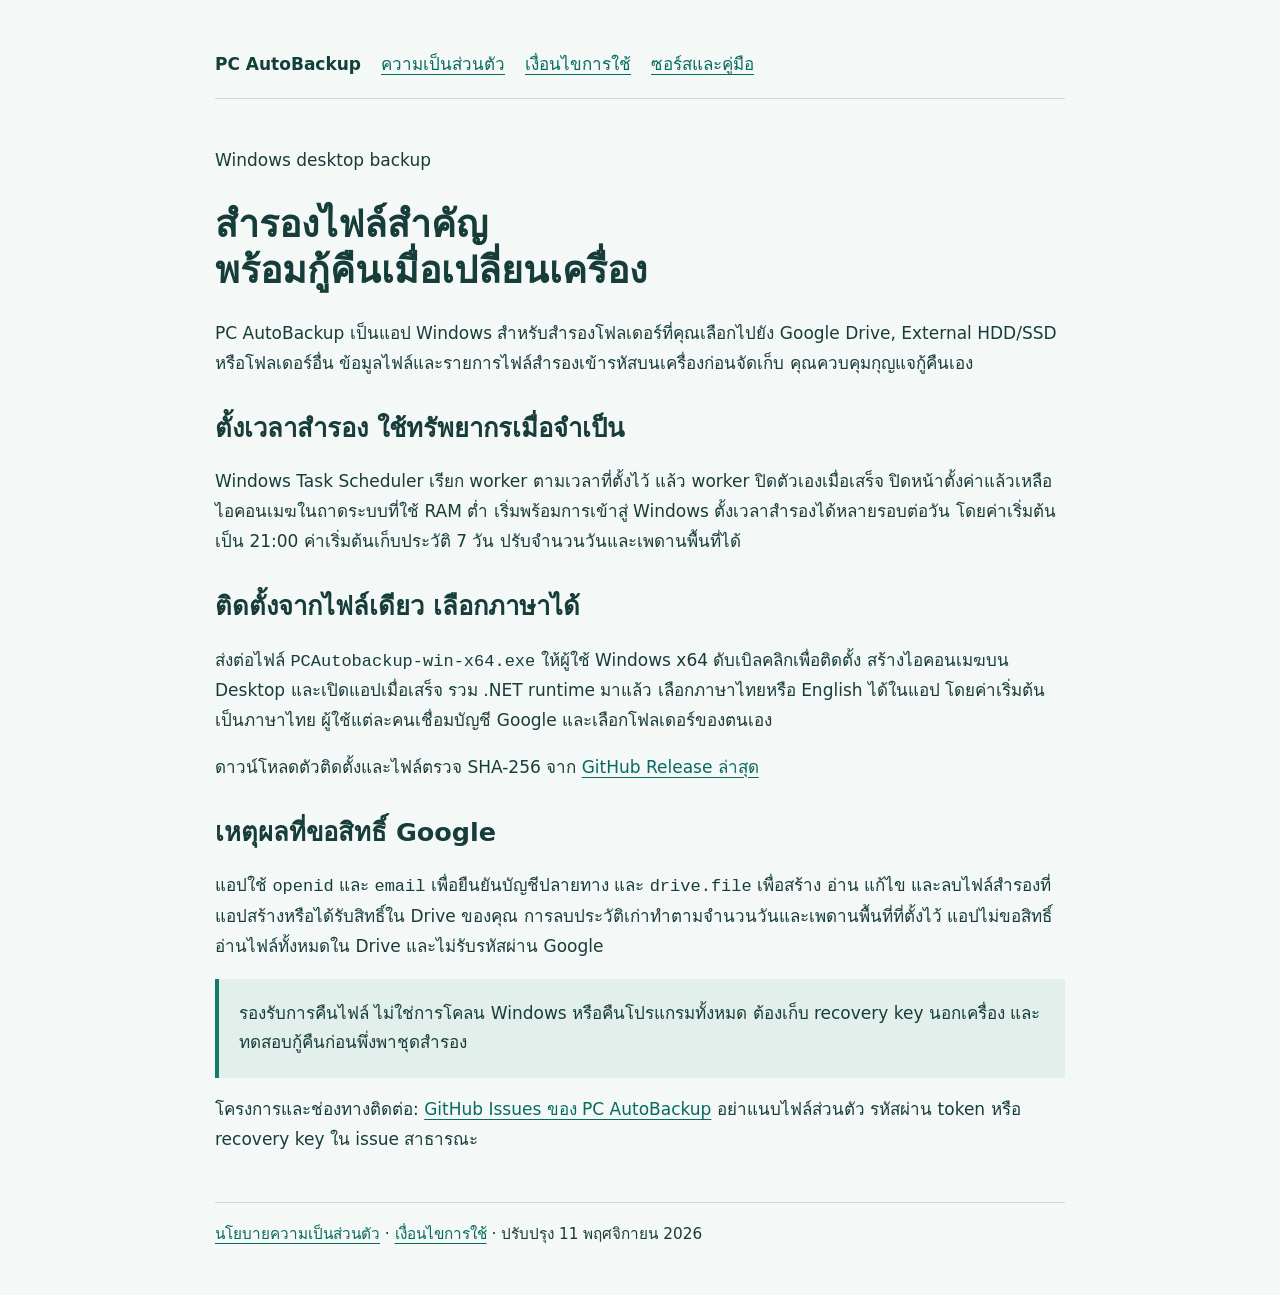
<file: site/index.html>
<!doctype html>
<html lang="th"><head><meta charset="utf-8"><meta name="viewport" content="width=device-width,initial-scale=1"><title>PC AutoBackup — สำรองไฟล์ Windows</title><meta name="description" content="แอป Windows สำหรับสำรองไฟล์แบบเข้ารหัสไปยัง Google Drive หรือดิสก์ภายนอก พร้อมกู้คืนด้วย recovery key"><link rel="stylesheet" href="style.css"></head>
<body><header><nav aria-label="เมนูหลัก"><strong>PC AutoBackup</strong><a href="privacy.html">ความเป็นส่วนตัว</a><a href="terms.html">เงื่อนไขการใช้</a><a href="https://github.com/sanchatmd-dev/PCAutobackup">ซอร์สและคู่มือ</a></nav></header>
<main><p>Windows desktop backup</p><h1>สำรองไฟล์สำคัญ<br>พร้อมกู้คืนเมื่อเปลี่ยนเครื่อง</h1><p>PC AutoBackup เป็นแอป Windows สำหรับสำรองโฟลเดอร์ที่คุณเลือกไปยัง Google Drive, External HDD/SSD หรือโฟลเดอร์อื่น ข้อมูลไฟล์และรายการไฟล์สำรองเข้ารหัสบนเครื่องก่อนจัดเก็บ คุณควบคุมกุญแจกู้คืนเอง</p>
<h2>ตั้งเวลาสำรอง ใช้ทรัพยากรเมื่อจำเป็น</h2><p>Windows Task Scheduler เรียก worker ตามเวลาที่ตั้งไว้ แล้ว worker ปิดตัวเองเมื่อเสร็จ ปิดหน้าตั้งค่าแล้วเหลือไอคอนเมฆในถาดระบบที่ใช้ RAM ต่ำ เริ่มพร้อมการเข้าสู่ Windows ตั้งเวลาสำรองได้หลายรอบต่อวัน โดยค่าเริ่มต้นเป็น 21:00 ค่าเริ่มต้นเก็บประวัติ 7 วัน ปรับจำนวนวันและเพดานพื้นที่ได้</p>
<h2>ติดตั้งจากไฟล์เดียว เลือกภาษาได้</h2><p>ส่งต่อไฟล์ <code>PCAutobackup-win-x64.exe</code> ให้ผู้ใช้ Windows x64 ดับเบิลคลิกเพื่อติดตั้ง สร้างไอคอนเมฆบน Desktop และเปิดแอปเมื่อเสร็จ รวม .NET runtime มาแล้ว เลือกภาษาไทยหรือ English ได้ในแอป โดยค่าเริ่มต้นเป็นภาษาไทย ผู้ใช้แต่ละคนเชื่อมบัญชี Google และเลือกโฟลเดอร์ของตนเอง</p><p>ดาวน์โหลดตัวติดตั้งและไฟล์ตรวจ SHA-256 จาก <a href="https://github.com/sanchatmd-dev/PCAutobackup/releases/latest">GitHub Release ล่าสุด</a></p><h2>เหตุผลที่ขอสิทธิ์ Google</h2><p>แอปใช้ <code>openid</code> และ <code>email</code> เพื่อยืนยันบัญชีปลายทาง และ <code>drive.file</code> เพื่อสร้าง อ่าน แก้ไข และลบไฟล์สำรองที่แอปสร้างหรือได้รับสิทธิ์ใน Drive ของคุณ การลบประวัติเก่าทำตามจำนวนวันและเพดานพื้นที่ที่ตั้งไว้ แอปไม่ขอสิทธิ์อ่านไฟล์ทั้งหมดใน Drive และไม่รับรหัสผ่าน Google</p>
<p class="note">รองรับการคืนไฟล์ ไม่ใช่การโคลน Windows หรือคืนโปรแกรมทั้งหมด ต้องเก็บ recovery key นอกเครื่อง และทดสอบกู้คืนก่อนพึ่งพาชุดสำรอง</p>
<p>โครงการและช่องทางติดต่อ: <a href="https://github.com/sanchatmd-dev/PCAutobackup/issues">GitHub Issues ของ PC AutoBackup</a> อย่าแนบไฟล์ส่วนตัว รหัสผ่าน token หรือ recovery key ใน issue สาธารณะ</p>
</main><footer><a href="privacy.html">นโยบายความเป็นส่วนตัว</a> · <a href="terms.html">เงื่อนไขการใช้</a> · ปรับปรุง 11 พฤศจิกายน 2026</footer></body></html>
</file>
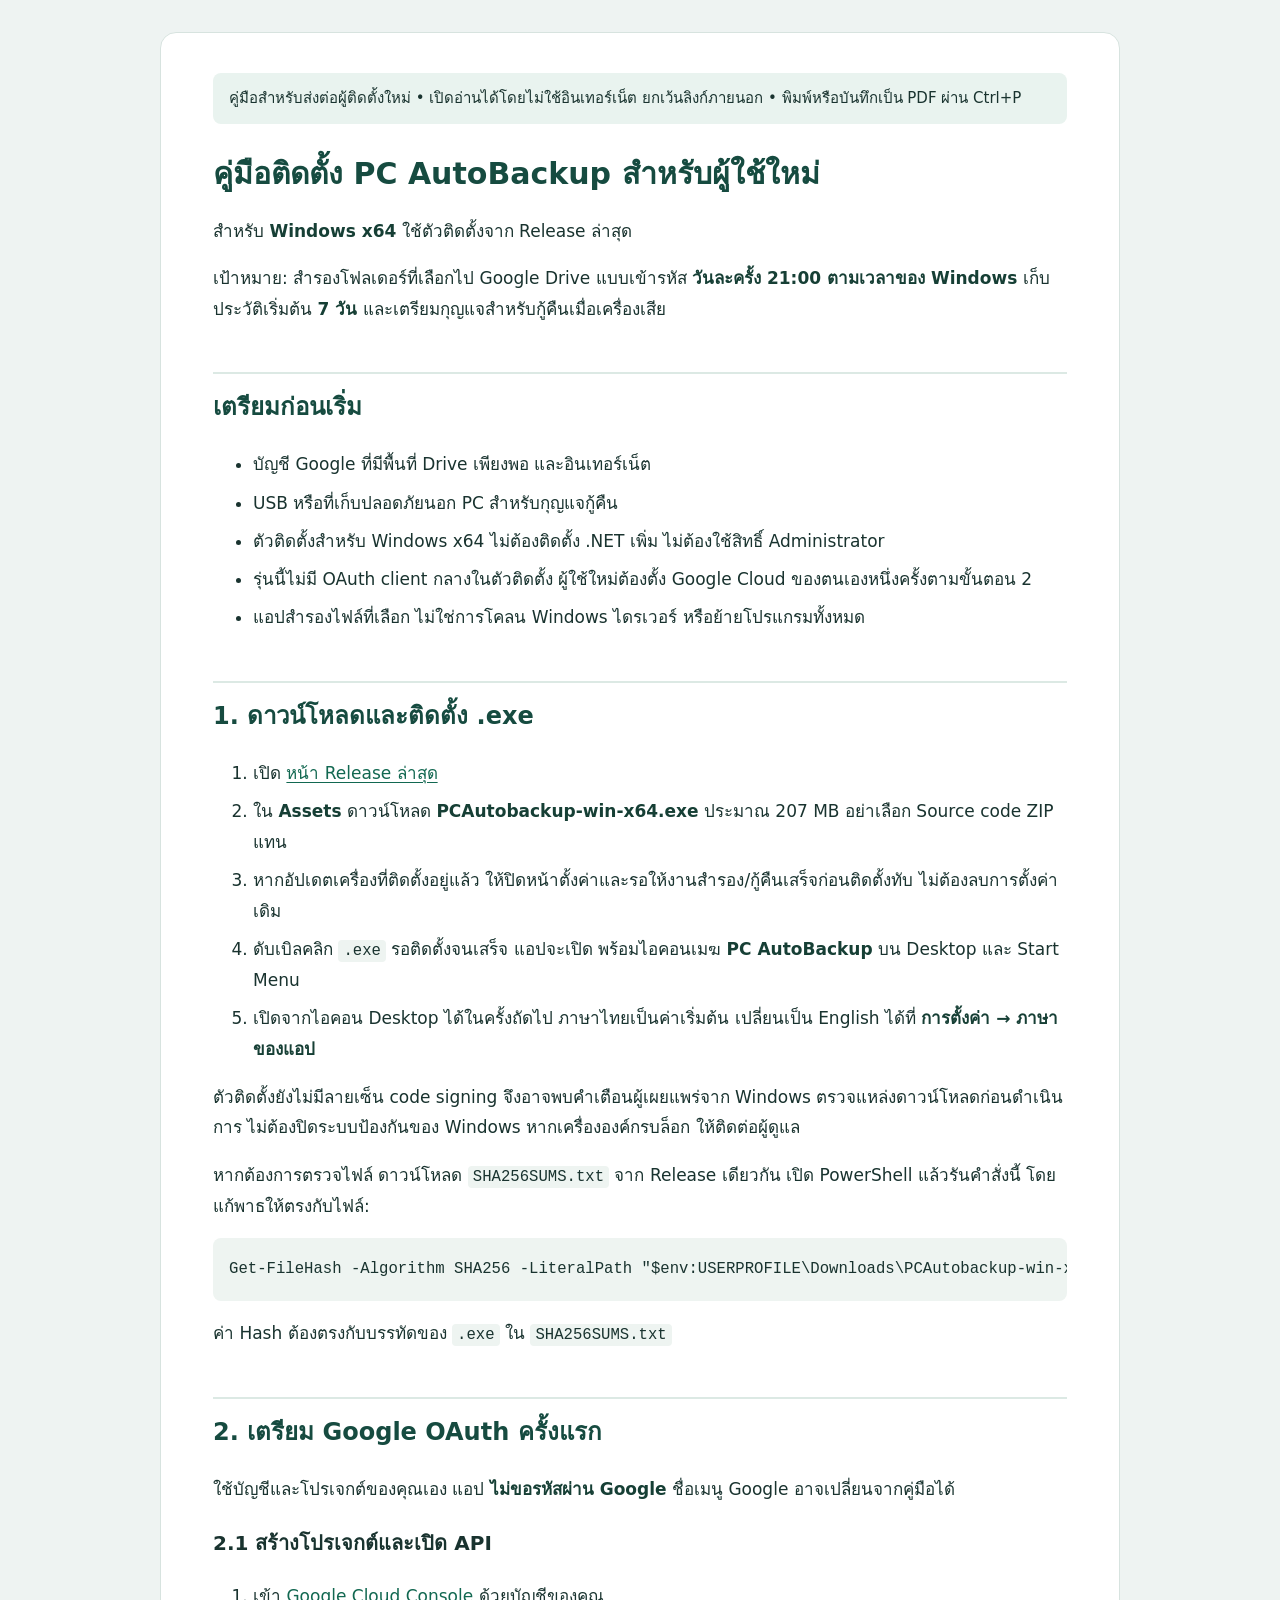
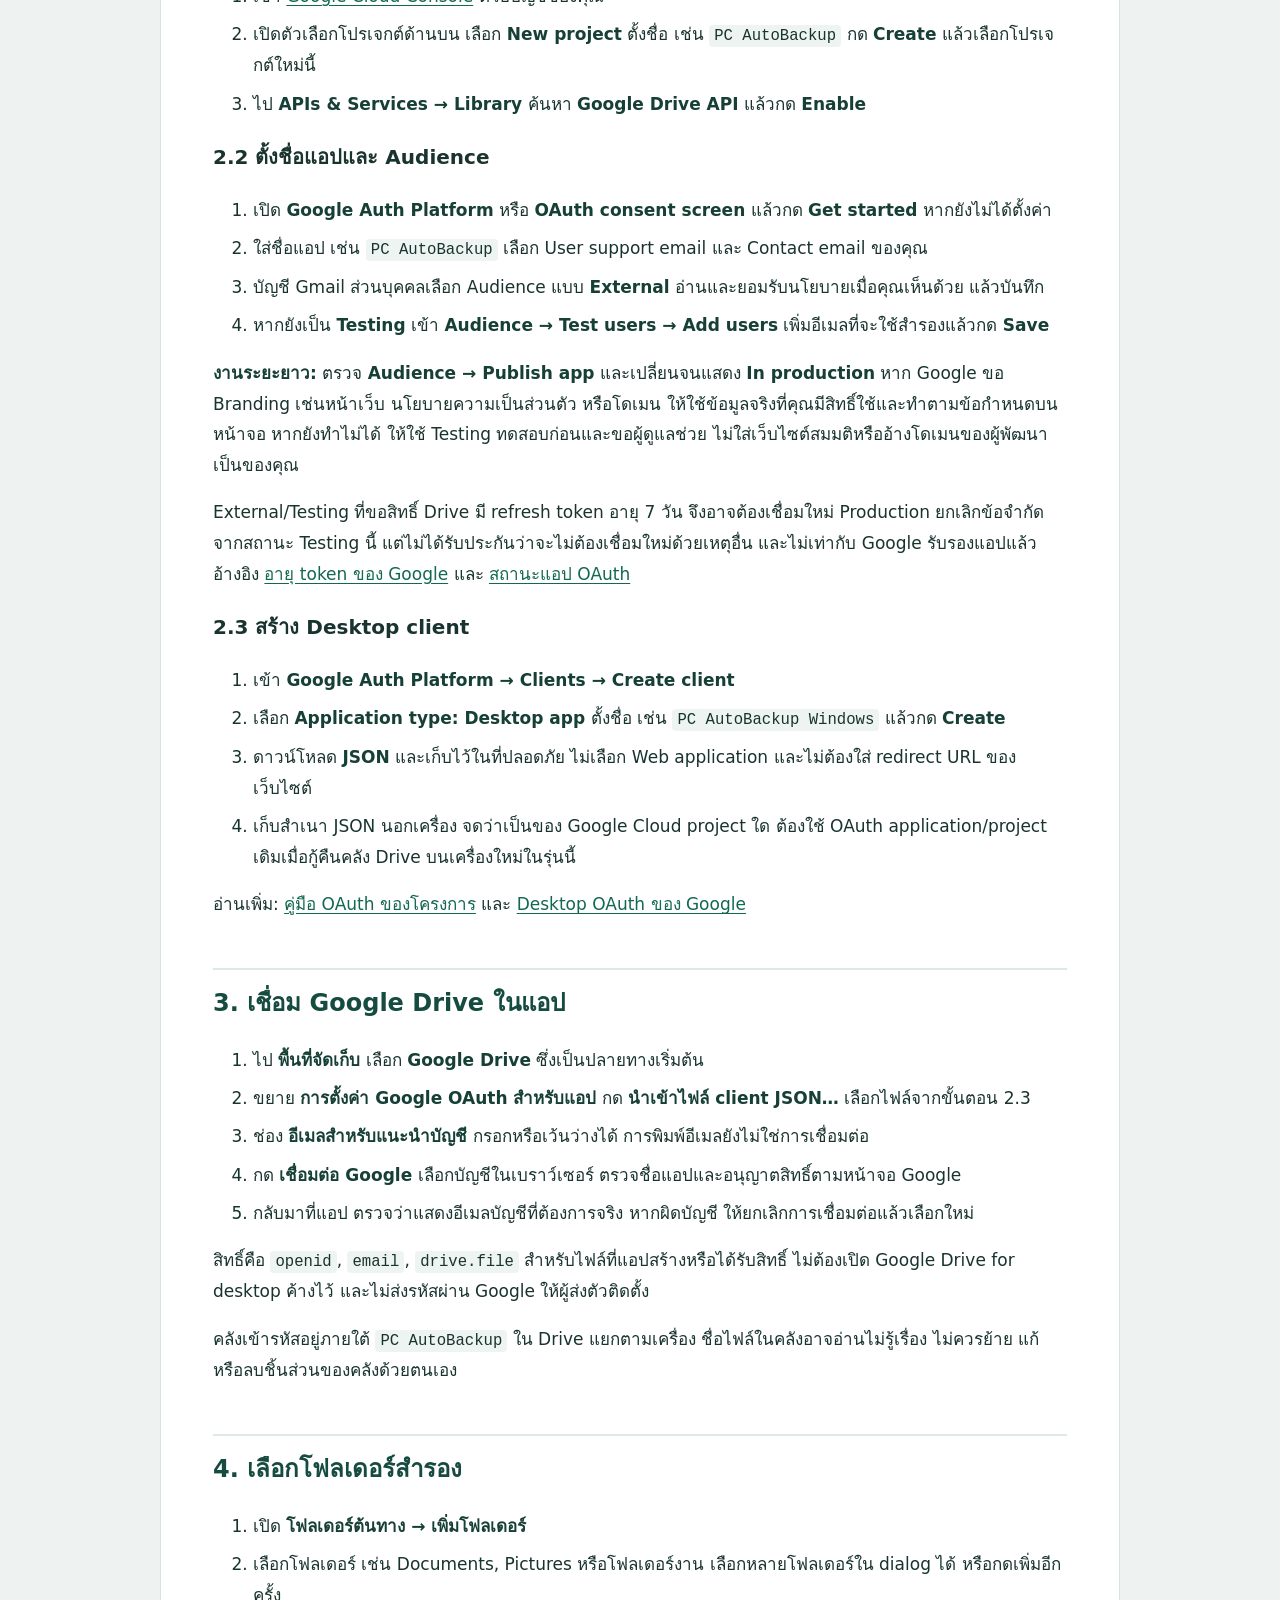
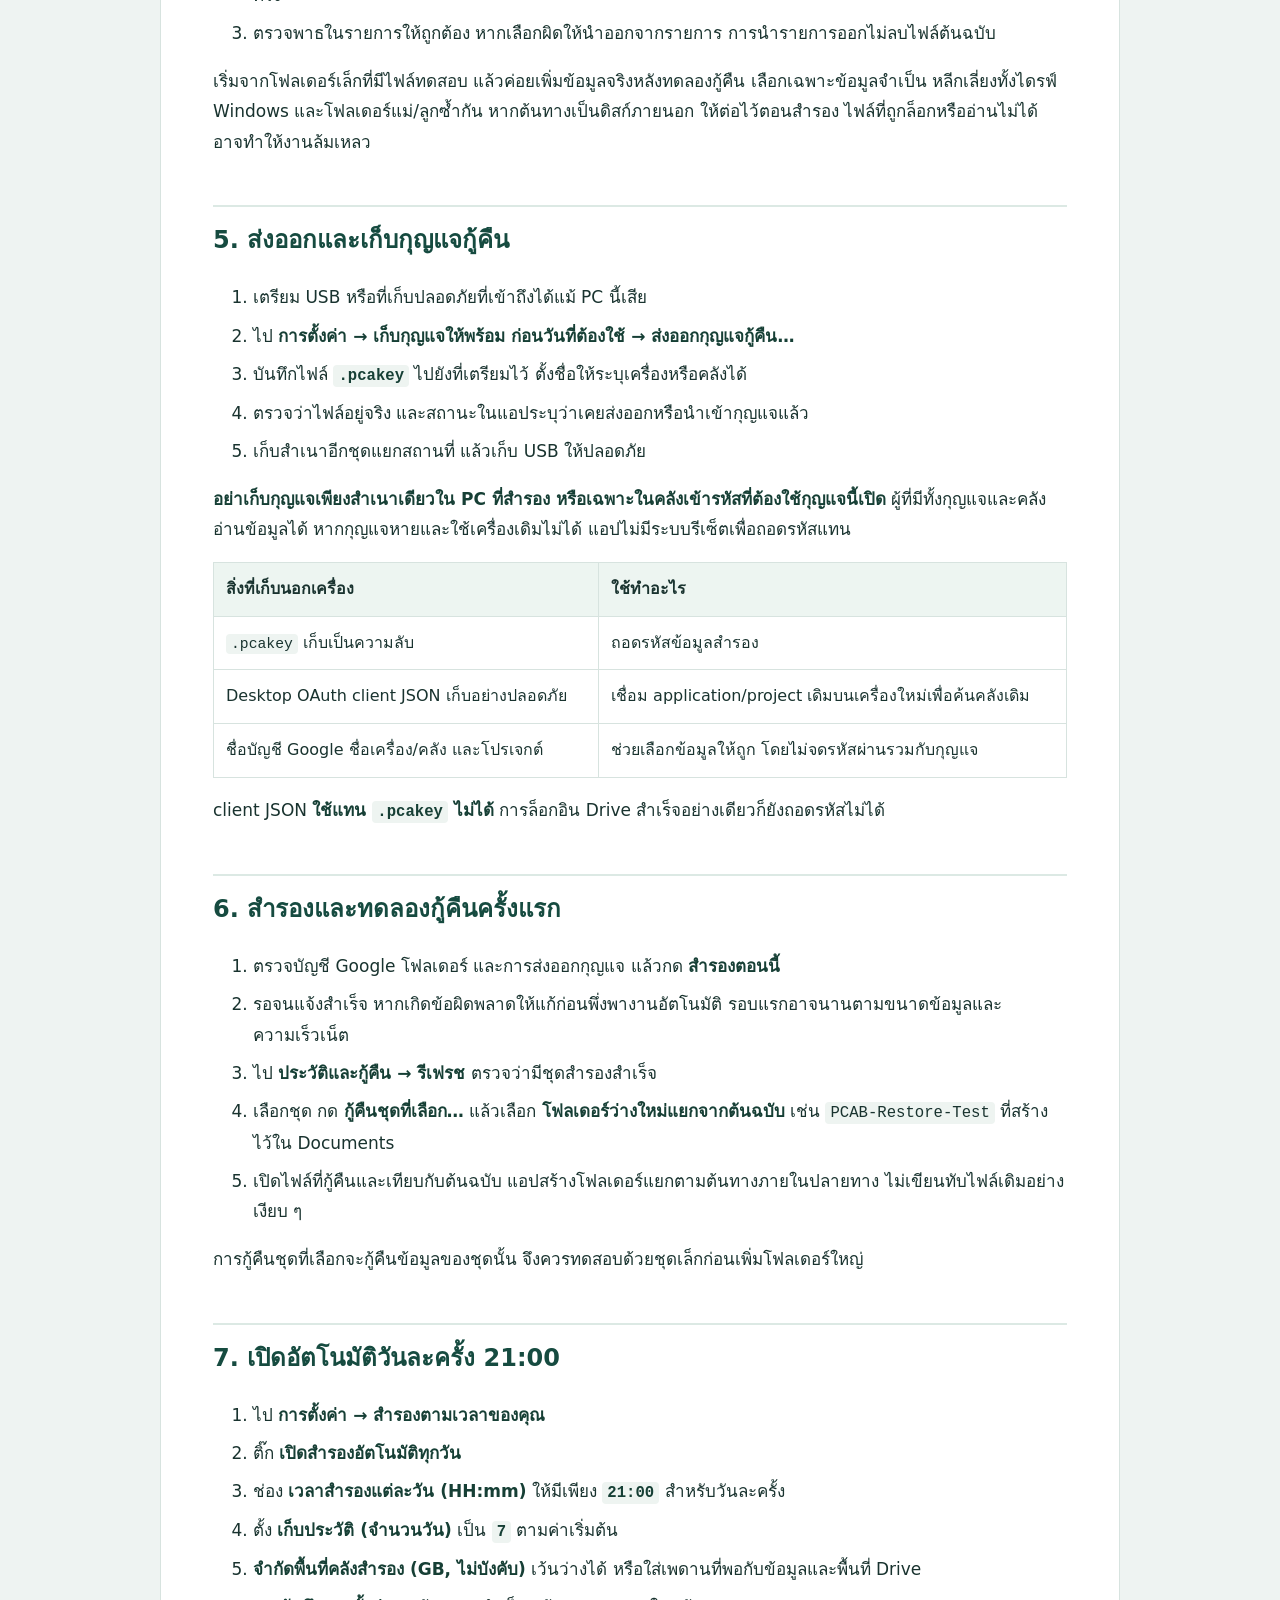
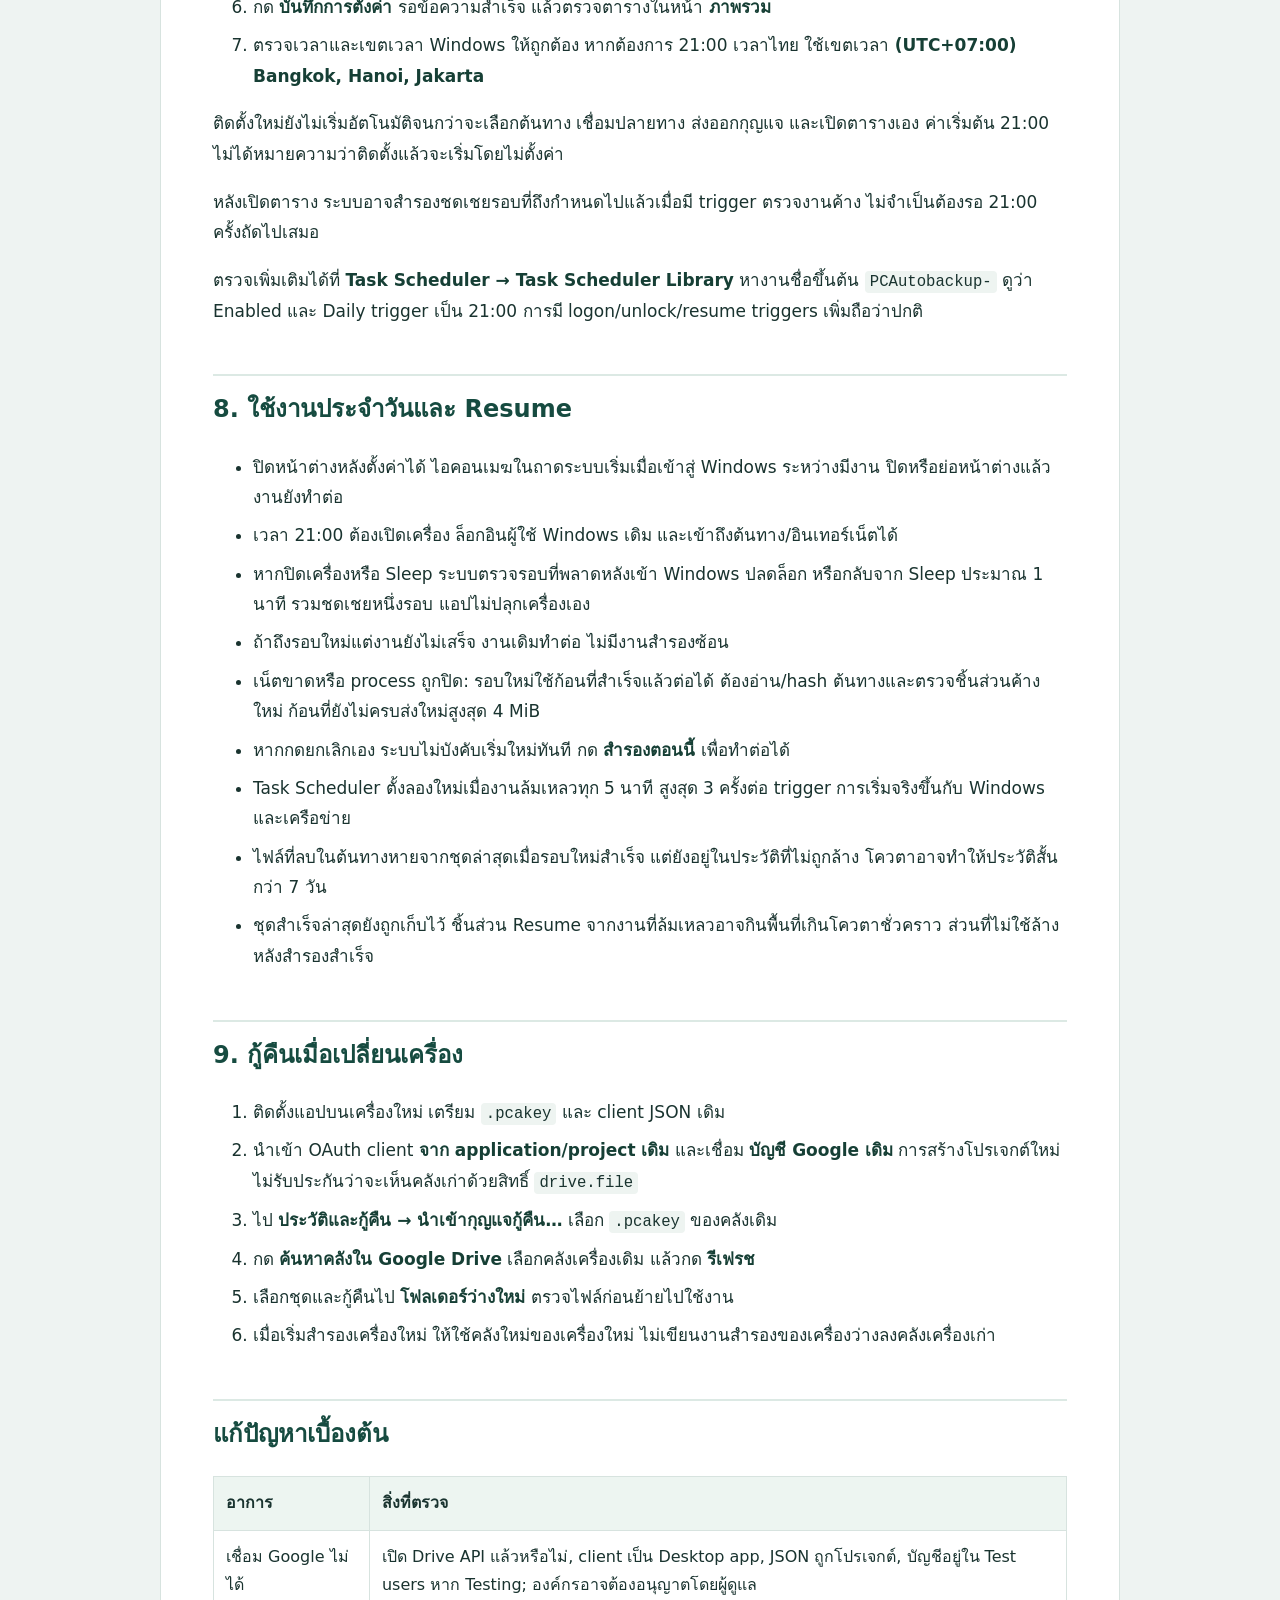
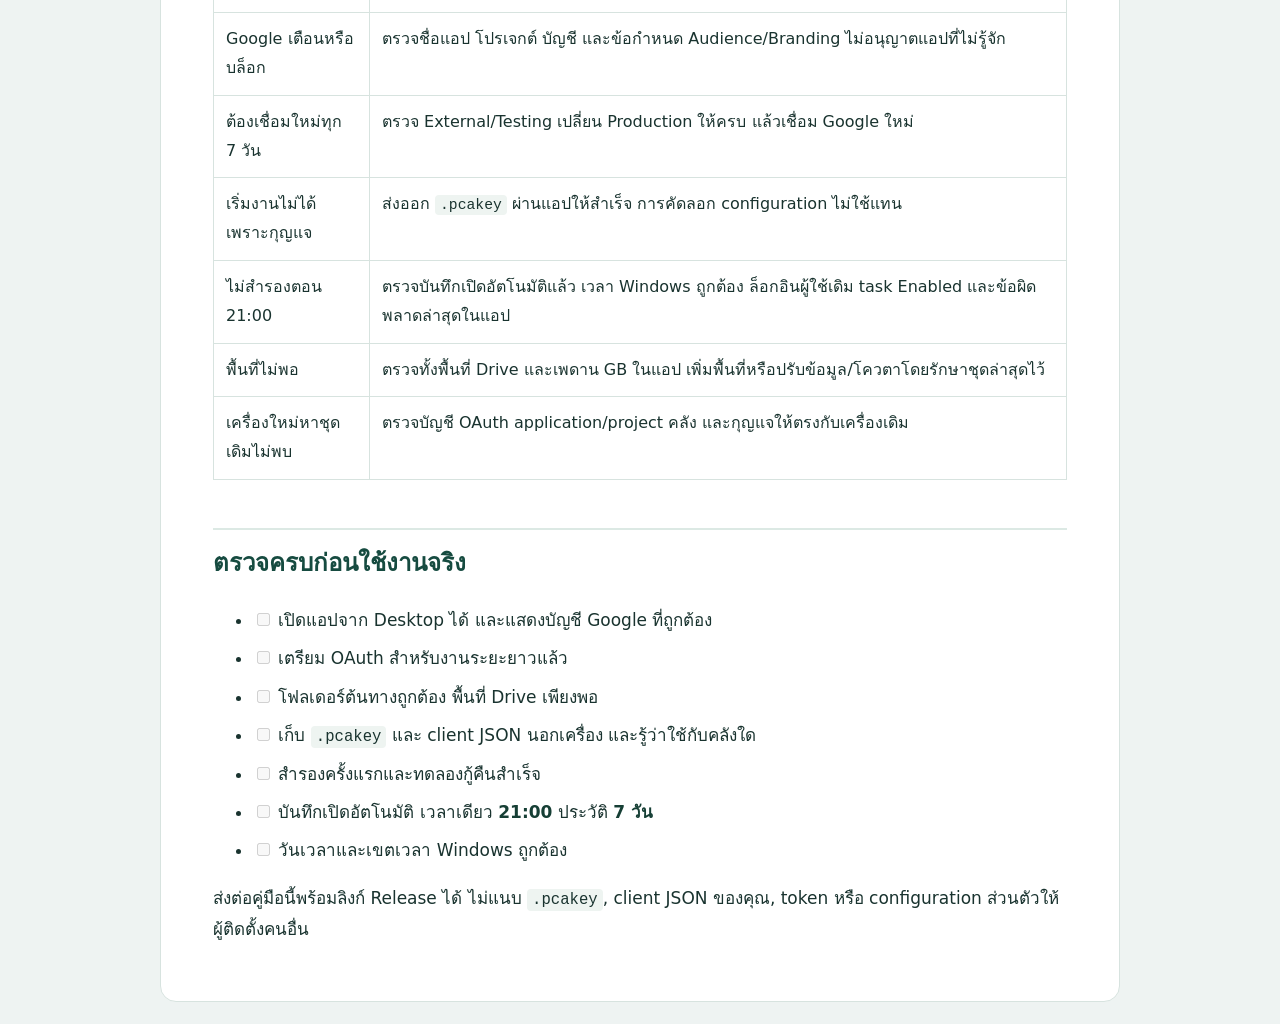
<file: docs/installation-guide-th.html>
<!doctype html>
<html lang="th"><head><meta charset="utf-8"><meta name="viewport" content="width=device-width,initial-scale=1"><title>คู่มือติดตั้ง PC AutoBackup — สำรองทุกวัน 21:00</title>
<style>
:root{color-scheme:light}*{box-sizing:border-box}body{margin:0;background:#eef3f2;color:#19332f;font:17px/1.8 "Leelawadee UI",Tahoma,system-ui,sans-serif}main{max-width:960px;margin:32px auto;padding:40px 52px;background:white;border:1px solid #d7e3df;border-radius:16px}h1{font-size:30px;line-height:1.45;color:#164b40;margin-top:0}h2{margin-top:2em;padding-top:.5em;border-top:2px solid #dce9e4;font-size:24px;color:#164b40}h3{font-size:20px}a{color:#126851;text-underline-offset:3px;overflow-wrap:anywhere}p,li{overflow-wrap:anywhere}li{margin:.45em 0}strong{color:#163f35}code{font-size:.92em;background:#eef4f1;padding:2px 5px;border-radius:4px}pre{padding:16px;background:#eef4f1;overflow:auto;border-radius:8px}pre code{padding:0}table{width:100%;border-collapse:collapse;font-size:16px}th,td{padding:12px;border:1px solid #d7e3df;text-align:left;vertical-align:top}th{background:#edf5f1}input{accent-color:#126851}.banner{padding:12px 16px;margin-bottom:28px;background:#e9f3ef;border-radius:8px;font-size:15px}@media(max-width:640px){main{margin:0;padding:24px 18px;border-radius:0}h1{font-size:26px}h2{font-size:22px}table{font-size:14px}th,td{padding:7px}}@media print{body{background:white;color:black;font-size:11pt}main{max-width:none;margin:0;padding:0;border:0;border-radius:0}h2,h3{break-after:avoid}li,tr,pre{break-inside:avoid}a{color:#164b40}pre{white-space:pre-wrap}table{font-size:10pt}.banner{font-size:10pt} @page{size:A4;margin:18mm}}
</style></head><body><main><div class="banner">คู่มือสำหรับส่งต่อผู้ติดตั้งใหม่ • เปิดอ่านได้โดยไม่ใช้อินเทอร์เน็ต ยกเว้นลิงก์ภายนอก • พิมพ์หรือบันทึกเป็น PDF ผ่าน Ctrl+P</div>
<h1 id="pc-autobackup">คู่มือติดตั้ง PC AutoBackup สำหรับผู้ใช้ใหม่</h1>
<p>สำหรับ <strong>Windows x64</strong> ใช้ตัวติดตั้งจาก Release ล่าสุด</p>
<p>เป้าหมาย: สำรองโฟลเดอร์ที่เลือกไป Google Drive แบบเข้ารหัส <strong>วันละครั้ง 21:00 ตามเวลาของ Windows</strong> เก็บประวัติเริ่มต้น <strong>7 วัน</strong> และเตรียมกุญแจสำหรับกู้คืนเมื่อเครื่องเสีย</p>
<h2 id="section">เตรียมก่อนเริ่ม</h2>
<ul>
<li>บัญชี Google ที่มีพื้นที่ Drive เพียงพอ และอินเทอร์เน็ต</li>
<li>USB หรือที่เก็บปลอดภัยนอก PC สำหรับกุญแจกู้คืน</li>
<li>ตัวติดตั้งสำหรับ Windows x64 ไม่ต้องติดตั้ง .NET เพิ่ม ไม่ต้องใช้สิทธิ์ Administrator</li>
<li>รุ่นนี้ไม่มี OAuth client กลางในตัวติดตั้ง ผู้ใช้ใหม่ต้องตั้ง Google Cloud ของตนเองหนึ่งครั้งตามขั้นตอน 2</li>
<li>แอปสำรองไฟล์ที่เลือก ไม่ใช่การโคลน Windows ไดรเวอร์ หรือย้ายโปรแกรมทั้งหมด</li>
</ul>
<h2 id="exe">1. ดาวน์โหลดและติดตั้ง .exe</h2>
<ol>
<li>เปิด <a href="https://github.com/sanchatmd-dev/PCAutobackup/releases/latest">หน้า Release ล่าสุด</a></li>
<li>ใน <strong>Assets</strong> ดาวน์โหลด <strong>PCAutobackup-win-x64.exe</strong> ประมาณ 207 MB อย่าเลือก Source code ZIP แทน</li>
<li>หากอัปเดตเครื่องที่ติดตั้งอยู่แล้ว ให้ปิดหน้าตั้งค่าและรอให้งานสำรอง/กู้คืนเสร็จก่อนติดตั้งทับ ไม่ต้องลบการตั้งค่าเดิม</li>
<li>ดับเบิลคลิก <code>.exe</code> รอติดตั้งจนเสร็จ แอปจะเปิด พร้อมไอคอนเมฆ <strong>PC AutoBackup</strong> บน Desktop และ Start Menu</li>
<li>เปิดจากไอคอน Desktop ได้ในครั้งถัดไป ภาษาไทยเป็นค่าเริ่มต้น เปลี่ยนเป็น English ได้ที่ <strong>การตั้งค่า → ภาษาของแอป</strong></li>
</ol>
<p>ตัวติดตั้งยังไม่มีลายเซ็น code signing จึงอาจพบคำเตือนผู้เผยแพร่จาก Windows ตรวจแหล่งดาวน์โหลดก่อนดำเนินการ ไม่ต้องปิดระบบป้องกันของ Windows หากเครื่ององค์กรบล็อก ให้ติดต่อผู้ดูแล</p>
<p>หากต้องการตรวจไฟล์ ดาวน์โหลด <code>SHA256SUMS.txt</code> จาก Release เดียวกัน เปิด PowerShell แล้วรันคำสั่งนี้ โดยแก้พาธให้ตรงกับไฟล์:</p>
<pre><code class="language-powershell">Get-FileHash -Algorithm SHA256 -LiteralPath &quot;$env:USERPROFILE\Downloads\PCAutobackup-win-x64.exe&quot;
</code></pre>
<p>ค่า Hash ต้องตรงกับบรรทัดของ <code>.exe</code> ใน <code>SHA256SUMS.txt</code></p>
<h2 id="google-oauth">2. เตรียม Google OAuth ครั้งแรก</h2>
<p>ใช้บัญชีและโปรเจกต์ของคุณเอง แอป <strong>ไม่ขอรหัสผ่าน Google</strong> ชื่อเมนู Google อาจเปลี่ยนจากคู่มือได้</p>
<h3 id="api">2.1 สร้างโปรเจกต์และเปิด API</h3>
<ol>
<li>เข้า <a href="https://console.cloud.google.com/">Google Cloud Console</a> ด้วยบัญชีของคุณ</li>
<li>เปิดตัวเลือกโปรเจกต์ด้านบน เลือก <strong>New project</strong> ตั้งชื่อ เช่น <code>PC AutoBackup</code> กด <strong>Create</strong> แล้วเลือกโปรเจกต์ใหม่นี้</li>
<li>ไป <strong>APIs &amp; Services → Library</strong> ค้นหา <strong>Google Drive API</strong> แล้วกด <strong>Enable</strong></li>
</ol>
<h3 id="audience">2.2 ตั้งชื่อแอปและ Audience</h3>
<ol>
<li>เปิด <strong>Google Auth Platform</strong> หรือ <strong>OAuth consent screen</strong> แล้วกด <strong>Get started</strong> หากยังไม่ได้ตั้งค่า</li>
<li>ใส่ชื่อแอป เช่น <code>PC AutoBackup</code> เลือก User support email และ Contact email ของคุณ</li>
<li>บัญชี Gmail ส่วนบุคคลเลือก Audience แบบ <strong>External</strong> อ่านและยอมรับนโยบายเมื่อคุณเห็นด้วย แล้วบันทึก</li>
<li>หากยังเป็น <strong>Testing</strong> เข้า <strong>Audience → Test users → Add users</strong> เพิ่มอีเมลที่จะใช้สำรองแล้วกด <strong>Save</strong></li>
</ol>
<p><strong>งานระยะยาว:</strong> ตรวจ <strong>Audience → Publish app</strong> และเปลี่ยนจนแสดง <strong>In production</strong> หาก Google ขอ Branding เช่นหน้าเว็บ นโยบายความเป็นส่วนตัว หรือโดเมน ให้ใช้ข้อมูลจริงที่คุณมีสิทธิ์ใช้และทำตามข้อกำหนดบนหน้าจอ หากยังทำไม่ได้ ให้ใช้ Testing ทดสอบก่อนและขอผู้ดูแลช่วย ไม่ใส่เว็บไซต์สมมติหรืออ้างโดเมนของผู้พัฒนาเป็นของคุณ</p>
<p>External/Testing ที่ขอสิทธิ์ Drive มี refresh token อายุ 7 วัน จึงอาจต้องเชื่อมใหม่ Production ยกเลิกข้อจำกัดจากสถานะ Testing นี้ แต่ไม่ได้รับประกันว่าจะไม่ต้องเชื่อมใหม่ด้วยเหตุอื่น และไม่เท่ากับ Google รับรองแอปแล้ว อ้างอิง <a href="https://developers.google.com/identity/protocols/oauth2#expiration">อายุ token ของ Google</a> และ <a href="https://developers.google.com/identity/protocols/oauth2/production-readiness/overview">สถานะแอป OAuth</a></p>
<h3 id="desktop-client">2.3 สร้าง Desktop client</h3>
<ol>
<li>เข้า <strong>Google Auth Platform → Clients → Create client</strong></li>
<li>เลือก <strong>Application type: Desktop app</strong> ตั้งชื่อ เช่น <code>PC AutoBackup Windows</code> แล้วกด <strong>Create</strong></li>
<li>ดาวน์โหลด <strong>JSON</strong> และเก็บไว้ในที่ปลอดภัย ไม่เลือก Web application และไม่ต้องใส่ redirect URL ของเว็บไซต์</li>
<li>เก็บสำเนา JSON นอกเครื่อง จดว่าเป็นของ Google Cloud project ใด ต้องใช้ OAuth application/project เดิมเมื่อกู้คืนคลัง Drive บนเครื่องใหม่ในรุ่นนี้</li>
</ol>
<p>อ่านเพิ่ม: <a href="https://github.com/sanchatmd-dev/PCAutobackup/blob/main/docs/google-setup.md">คู่มือ OAuth ของโครงการ</a> และ <a href="https://developers.google.com/identity/protocols/oauth2/native-app">Desktop OAuth ของ Google</a></p>
<h2 id="google-drive">3. เชื่อม Google Drive ในแอป</h2>
<ol>
<li>ไป <strong>พื้นที่จัดเก็บ</strong> เลือก <strong>Google Drive</strong> ซึ่งเป็นปลายทางเริ่มต้น</li>
<li>ขยาย <strong>การตั้งค่า Google OAuth สำหรับแอป</strong> กด <strong>นำเข้าไฟล์ client JSON…</strong> เลือกไฟล์จากขั้นตอน 2.3</li>
<li>ช่อง <strong>อีเมลสำหรับแนะนำบัญชี</strong> กรอกหรือเว้นว่างได้ การพิมพ์อีเมลยังไม่ใช่การเชื่อมต่อ</li>
<li>กด <strong>เชื่อมต่อ Google</strong> เลือกบัญชีในเบราว์เซอร์ ตรวจชื่อแอปและอนุญาตสิทธิ์ตามหน้าจอ Google</li>
<li>กลับมาที่แอป ตรวจว่าแสดงอีเมลบัญชีที่ต้องการจริง หากผิดบัญชี ให้ยกเลิกการเชื่อมต่อแล้วเลือกใหม่</li>
</ol>
<p>สิทธิ์คือ <code>openid</code>, <code>email</code>, <code>drive.file</code> สำหรับไฟล์ที่แอปสร้างหรือได้รับสิทธิ์ ไม่ต้องเปิด Google Drive for desktop ค้างไว้ และไม่ส่งรหัสผ่าน Google ให้ผู้ส่งตัวติดตั้ง</p>
<p>คลังเข้ารหัสอยู่ภายใต้ <code>PC AutoBackup</code> ใน Drive แยกตามเครื่อง ชื่อไฟล์ในคลังอาจอ่านไม่รู้เรื่อง ไม่ควรย้าย แก้ หรือลบชิ้นส่วนของคลังด้วยตนเอง</p>
<h2 id="section-1">4. เลือกโฟลเดอร์สำรอง</h2>
<ol>
<li>เปิด <strong>โฟลเดอร์ต้นทาง → เพิ่มโฟลเดอร์</strong></li>
<li>เลือกโฟลเดอร์ เช่น Documents, Pictures หรือโฟลเดอร์งาน เลือกหลายโฟลเดอร์ใน dialog ได้ หรือกดเพิ่มอีกครั้ง</li>
<li>ตรวจพาธในรายการให้ถูกต้อง หากเลือกผิดให้นำออกจากรายการ การนำรายการออกไม่ลบไฟล์ต้นฉบับ</li>
</ol>
<p>เริ่มจากโฟลเดอร์เล็กที่มีไฟล์ทดสอบ แล้วค่อยเพิ่มข้อมูลจริงหลังทดลองกู้คืน เลือกเฉพาะข้อมูลจำเป็น หลีกเลี่ยงทั้งไดรฟ์ Windows และโฟลเดอร์แม่/ลูกซ้ำกัน หากต้นทางเป็นดิสก์ภายนอก ให้ต่อไว้ตอนสำรอง ไฟล์ที่ถูกล็อกหรืออ่านไม่ได้อาจทำให้งานล้มเหลว</p>
<h2 id="section-2">5. ส่งออกและเก็บกุญแจกู้คืน</h2>
<ol>
<li>เตรียม USB หรือที่เก็บปลอดภัยที่เข้าถึงได้แม้ PC นี้เสีย</li>
<li>ไป <strong>การตั้งค่า → เก็บกุญแจให้พร้อม ก่อนวันที่ต้องใช้ → ส่งออกกุญแจกู้คืน…</strong></li>
<li>บันทึกไฟล์ <strong><code>.pcakey</code></strong> ไปยังที่เตรียมไว้ ตั้งชื่อให้ระบุเครื่องหรือคลังได้</li>
<li>ตรวจว่าไฟล์อยู่จริง และสถานะในแอประบุว่าเคยส่งออกหรือนำเข้ากุญแจแล้ว</li>
<li>เก็บสำเนาอีกชุดแยกสถานที่ แล้วเก็บ USB ให้ปลอดภัย</li>
</ol>
<p><strong>อย่าเก็บกุญแจเพียงสำเนาเดียวใน PC ที่สำรอง หรือเฉพาะในคลังเข้ารหัสที่ต้องใช้กุญแจนี้เปิด</strong> ผู้ที่มีทั้งกุญแจและคลังอ่านข้อมูลได้ หากกุญแจหายและใช้เครื่องเดิมไม่ได้ แอปไม่มีระบบรีเซ็ตเพื่อถอดรหัสแทน</p>
<table>
<thead>
<tr>
<th>สิ่งที่เก็บนอกเครื่อง</th>
<th>ใช้ทำอะไร</th>
</tr>
</thead>
<tbody>
<tr>
<td><code>.pcakey</code> เก็บเป็นความลับ</td>
<td>ถอดรหัสข้อมูลสำรอง</td>
</tr>
<tr>
<td>Desktop OAuth client JSON เก็บอย่างปลอดภัย</td>
<td>เชื่อม application/project เดิมบนเครื่องใหม่เพื่อค้นคลังเดิม</td>
</tr>
<tr>
<td>ชื่อบัญชี Google ชื่อเครื่อง/คลัง และโปรเจกต์</td>
<td>ช่วยเลือกข้อมูลให้ถูก โดยไม่จดรหัสผ่านรวมกับกุญแจ</td>
</tr>
</tbody>
</table>
<p>client JSON <strong>ใช้แทน <code>.pcakey</code> ไม่ได้</strong> การล็อกอิน Drive สำเร็จอย่างเดียวก็ยังถอดรหัสไม่ได้</p>
<h2 id="section-3">6. สำรองและทดลองกู้คืนครั้งแรก</h2>
<ol>
<li>ตรวจบัญชี Google โฟลเดอร์ และการส่งออกกุญแจ แล้วกด <strong>สำรองตอนนี้</strong></li>
<li>รอจนแจ้งสำเร็จ หากเกิดข้อผิดพลาดให้แก้ก่อนพึ่งพางานอัตโนมัติ รอบแรกอาจนานตามขนาดข้อมูลและความเร็วเน็ต</li>
<li>ไป <strong>ประวัติและกู้คืน → รีเฟรช</strong> ตรวจว่ามีชุดสำรองสำเร็จ</li>
<li>เลือกชุด กด <strong>กู้คืนชุดที่เลือก…</strong> แล้วเลือก <strong>โฟลเดอร์ว่างใหม่แยกจากต้นฉบับ</strong> เช่น <code>PCAB-Restore-Test</code> ที่สร้างไว้ใน Documents</li>
<li>เปิดไฟล์ที่กู้คืนและเทียบกับต้นฉบับ แอปสร้างโฟลเดอร์แยกตามต้นทางภายในปลายทาง ไม่เขียนทับไฟล์เดิมอย่างเงียบ ๆ</li>
</ol>
<p>การกู้คืนชุดที่เลือกจะกู้คืนข้อมูลของชุดนั้น จึงควรทดสอบด้วยชุดเล็กก่อนเพิ่มโฟลเดอร์ใหญ่</p>
<h2 id="section-4">7. เปิดอัตโนมัติวันละครั้ง 21:00</h2>
<ol>
<li>ไป <strong>การตั้งค่า → สำรองตามเวลาของคุณ</strong></li>
<li>ติ๊ก <strong>เปิดสำรองอัตโนมัติทุกวัน</strong></li>
<li>ช่อง <strong>เวลาสำรองแต่ละวัน (HH:mm)</strong> ให้มีเพียง <strong><code>21:00</code></strong> สำหรับวันละครั้ง</li>
<li>ตั้ง <strong>เก็บประวัติ (จำนวนวัน)</strong> เป็น <strong><code>7</code></strong> ตามค่าเริ่มต้น</li>
<li><strong>จำกัดพื้นที่คลังสำรอง (GB, ไม่บังคับ)</strong> เว้นว่างได้ หรือใส่เพดานที่พอกับข้อมูลและพื้นที่ Drive</li>
<li>กด <strong>บันทึกการตั้งค่า</strong> รอข้อความสำเร็จ แล้วตรวจตารางในหน้า <strong>ภาพรวม</strong></li>
<li>ตรวจเวลาและเขตเวลา Windows ให้ถูกต้อง หากต้องการ 21:00 เวลาไทย ใช้เขตเวลา <strong>(UTC+07:00) Bangkok, Hanoi, Jakarta</strong></li>
</ol>
<p>ติดตั้งใหม่ยังไม่เริ่มอัตโนมัติจนกว่าจะเลือกต้นทาง เชื่อมปลายทาง ส่งออกกุญแจ และเปิดตารางเอง ค่าเริ่มต้น 21:00 ไม่ได้หมายความว่าติดตั้งแล้วจะเริ่มโดยไม่ตั้งค่า</p>
<p>หลังเปิดตาราง ระบบอาจสำรองชดเชยรอบที่ถึงกำหนดไปแล้วเมื่อมี trigger ตรวจงานค้าง ไม่จำเป็นต้องรอ 21:00 ครั้งถัดไปเสมอ</p>
<p>ตรวจเพิ่มเติมได้ที่ <strong>Task Scheduler → Task Scheduler Library</strong> หางานชื่อขึ้นต้น <code>PCAutobackup-</code> ดูว่า Enabled และ Daily trigger เป็น 21:00 การมี logon/unlock/resume triggers เพิ่มถือว่าปกติ</p>
<h2 id="resume">8. ใช้งานประจำวันและ Resume</h2>
<ul>
<li>ปิดหน้าต่างหลังตั้งค่าได้ ไอคอนเมฆในถาดระบบเริ่มเมื่อเข้าสู่ Windows ระหว่างมีงาน ปิดหรือย่อหน้าต่างแล้วงานยังทำต่อ</li>
<li>เวลา 21:00 ต้องเปิดเครื่อง ล็อกอินผู้ใช้ Windows เดิม และเข้าถึงต้นทาง/อินเทอร์เน็ตได้</li>
<li>หากปิดเครื่องหรือ Sleep ระบบตรวจรอบที่พลาดหลังเข้า Windows ปลดล็อก หรือกลับจาก Sleep ประมาณ 1 นาที รวมชดเชยหนึ่งรอบ แอปไม่ปลุกเครื่องเอง</li>
<li>ถ้าถึงรอบใหม่แต่งานยังไม่เสร็จ งานเดิมทำต่อ ไม่มีงานสำรองซ้อน</li>
<li>เน็ตขาดหรือ process ถูกปิด: รอบใหม่ใช้ก้อนที่สำเร็จแล้วต่อได้ ต้องอ่าน/hash ต้นทางและตรวจชิ้นส่วนค้างใหม่ ก้อนที่ยังไม่ครบส่งใหม่สูงสุด 4 MiB</li>
<li>หากกดยกเลิกเอง ระบบไม่บังคับเริ่มใหม่ทันที กด <strong>สำรองตอนนี้</strong> เพื่อทำต่อได้</li>
<li>Task Scheduler ตั้งลองใหม่เมื่องานล้มเหลวทุก 5 นาที สูงสุด 3 ครั้งต่อ trigger การเริ่มจริงขึ้นกับ Windows และเครือข่าย</li>
<li>ไฟล์ที่ลบในต้นทางหายจากชุดล่าสุดเมื่อรอบใหม่สำเร็จ แต่ยังอยู่ในประวัติที่ไม่ถูกล้าง โควตาอาจทำให้ประวัติสั้นกว่า 7 วัน</li>
<li>ชุดสำเร็จล่าสุดยังถูกเก็บไว้ ชิ้นส่วน Resume จากงานที่ล้มเหลวอาจกินพื้นที่เกินโควตาชั่วคราว ส่วนที่ไม่ใช้ล้างหลังสำรองสำเร็จ</li>
</ul>
<h2 id="section-5">9. กู้คืนเมื่อเปลี่ยนเครื่อง</h2>
<ol>
<li>ติดตั้งแอปบนเครื่องใหม่ เตรียม <code>.pcakey</code> และ client JSON เดิม</li>
<li>นำเข้า OAuth client <strong>จาก application/project เดิม</strong> และเชื่อม <strong>บัญชี Google เดิม</strong> การสร้างโปรเจกต์ใหม่ไม่รับประกันว่าจะเห็นคลังเก่าด้วยสิทธิ์ <code>drive.file</code></li>
<li>ไป <strong>ประวัติและกู้คืน → นำเข้ากุญแจกู้คืน…</strong> เลือก <code>.pcakey</code> ของคลังเดิม</li>
<li>กด <strong>ค้นหาคลังใน Google Drive</strong> เลือกคลังเครื่องเดิม แล้วกด <strong>รีเฟรช</strong></li>
<li>เลือกชุดและกู้คืนไป <strong>โฟลเดอร์ว่างใหม่</strong> ตรวจไฟล์ก่อนย้ายไปใช้งาน</li>
<li>เมื่อเริ่มสำรองเครื่องใหม่ ให้ใช้คลังใหม่ของเครื่องใหม่ ไม่เขียนงานสำรองของเครื่องว่างลงคลังเครื่องเก่า</li>
</ol>
<h2 id="section-6">แก้ปัญหาเบื้องต้น</h2>
<table>
<thead>
<tr>
<th>อาการ</th>
<th>สิ่งที่ตรวจ</th>
</tr>
</thead>
<tbody>
<tr>
<td>เชื่อม Google ไม่ได้</td>
<td>เปิด Drive API แล้วหรือไม่, client เป็น Desktop app, JSON ถูกโปรเจกต์, บัญชีอยู่ใน Test users หาก Testing; องค์กรอาจต้องอนุญาตโดยผู้ดูแล</td>
</tr>
<tr>
<td>Google เตือนหรือบล็อก</td>
<td>ตรวจชื่อแอป โปรเจกต์ บัญชี และข้อกำหนด Audience/Branding ไม่อนุญาตแอปที่ไม่รู้จัก</td>
</tr>
<tr>
<td>ต้องเชื่อมใหม่ทุก 7 วัน</td>
<td>ตรวจ External/Testing เปลี่ยน Production ให้ครบ แล้วเชื่อม Google ใหม่</td>
</tr>
<tr>
<td>เริ่มงานไม่ได้เพราะกุญแจ</td>
<td>ส่งออก <code>.pcakey</code> ผ่านแอปให้สำเร็จ การคัดลอก configuration ไม่ใช้แทน</td>
</tr>
<tr>
<td>ไม่สำรองตอน 21:00</td>
<td>ตรวจบันทึกเปิดอัตโนมัติแล้ว เวลา Windows ถูกต้อง ล็อกอินผู้ใช้เดิม task Enabled และข้อผิดพลาดล่าสุดในแอป</td>
</tr>
<tr>
<td>พื้นที่ไม่พอ</td>
<td>ตรวจทั้งพื้นที่ Drive และเพดาน GB ในแอป เพิ่มพื้นที่หรือปรับข้อมูล/โควตาโดยรักษาชุดล่าสุดไว้</td>
</tr>
<tr>
<td>เครื่องใหม่หาชุดเดิมไม่พบ</td>
<td>ตรวจบัญชี OAuth application/project คลัง และกุญแจให้ตรงกับเครื่องเดิม</td>
</tr>
</tbody>
</table>
<h2 id="section-7">ตรวจครบก่อนใช้งานจริง</h2>
<ul class="contains-task-list">
<li class="task-list-item"><input disabled="disabled" type="checkbox" /> เปิดแอปจาก Desktop ได้ และแสดงบัญชี Google ที่ถูกต้อง</li>
<li class="task-list-item"><input disabled="disabled" type="checkbox" /> เตรียม OAuth สำหรับงานระยะยาวแล้ว</li>
<li class="task-list-item"><input disabled="disabled" type="checkbox" /> โฟลเดอร์ต้นทางถูกต้อง พื้นที่ Drive เพียงพอ</li>
<li class="task-list-item"><input disabled="disabled" type="checkbox" /> เก็บ <code>.pcakey</code> และ client JSON นอกเครื่อง และรู้ว่าใช้กับคลังใด</li>
<li class="task-list-item"><input disabled="disabled" type="checkbox" /> สำรองครั้งแรกและทดลองกู้คืนสำเร็จ</li>
<li class="task-list-item"><input disabled="disabled" type="checkbox" /> บันทึกเปิดอัตโนมัติ เวลาเดียว <strong>21:00</strong> ประวัติ <strong>7 วัน</strong></li>
<li class="task-list-item"><input disabled="disabled" type="checkbox" /> วันเวลาและเขตเวลา Windows ถูกต้อง</li>
</ul>
<p>ส่งต่อคู่มือนี้พร้อมลิงก์ Release ได้ ไม่แนบ <code>.pcakey</code>, client JSON ของคุณ, token หรือ configuration ส่วนตัวให้ผู้ติดตั้งคนอื่น</p>

</main></body></html>
</file>
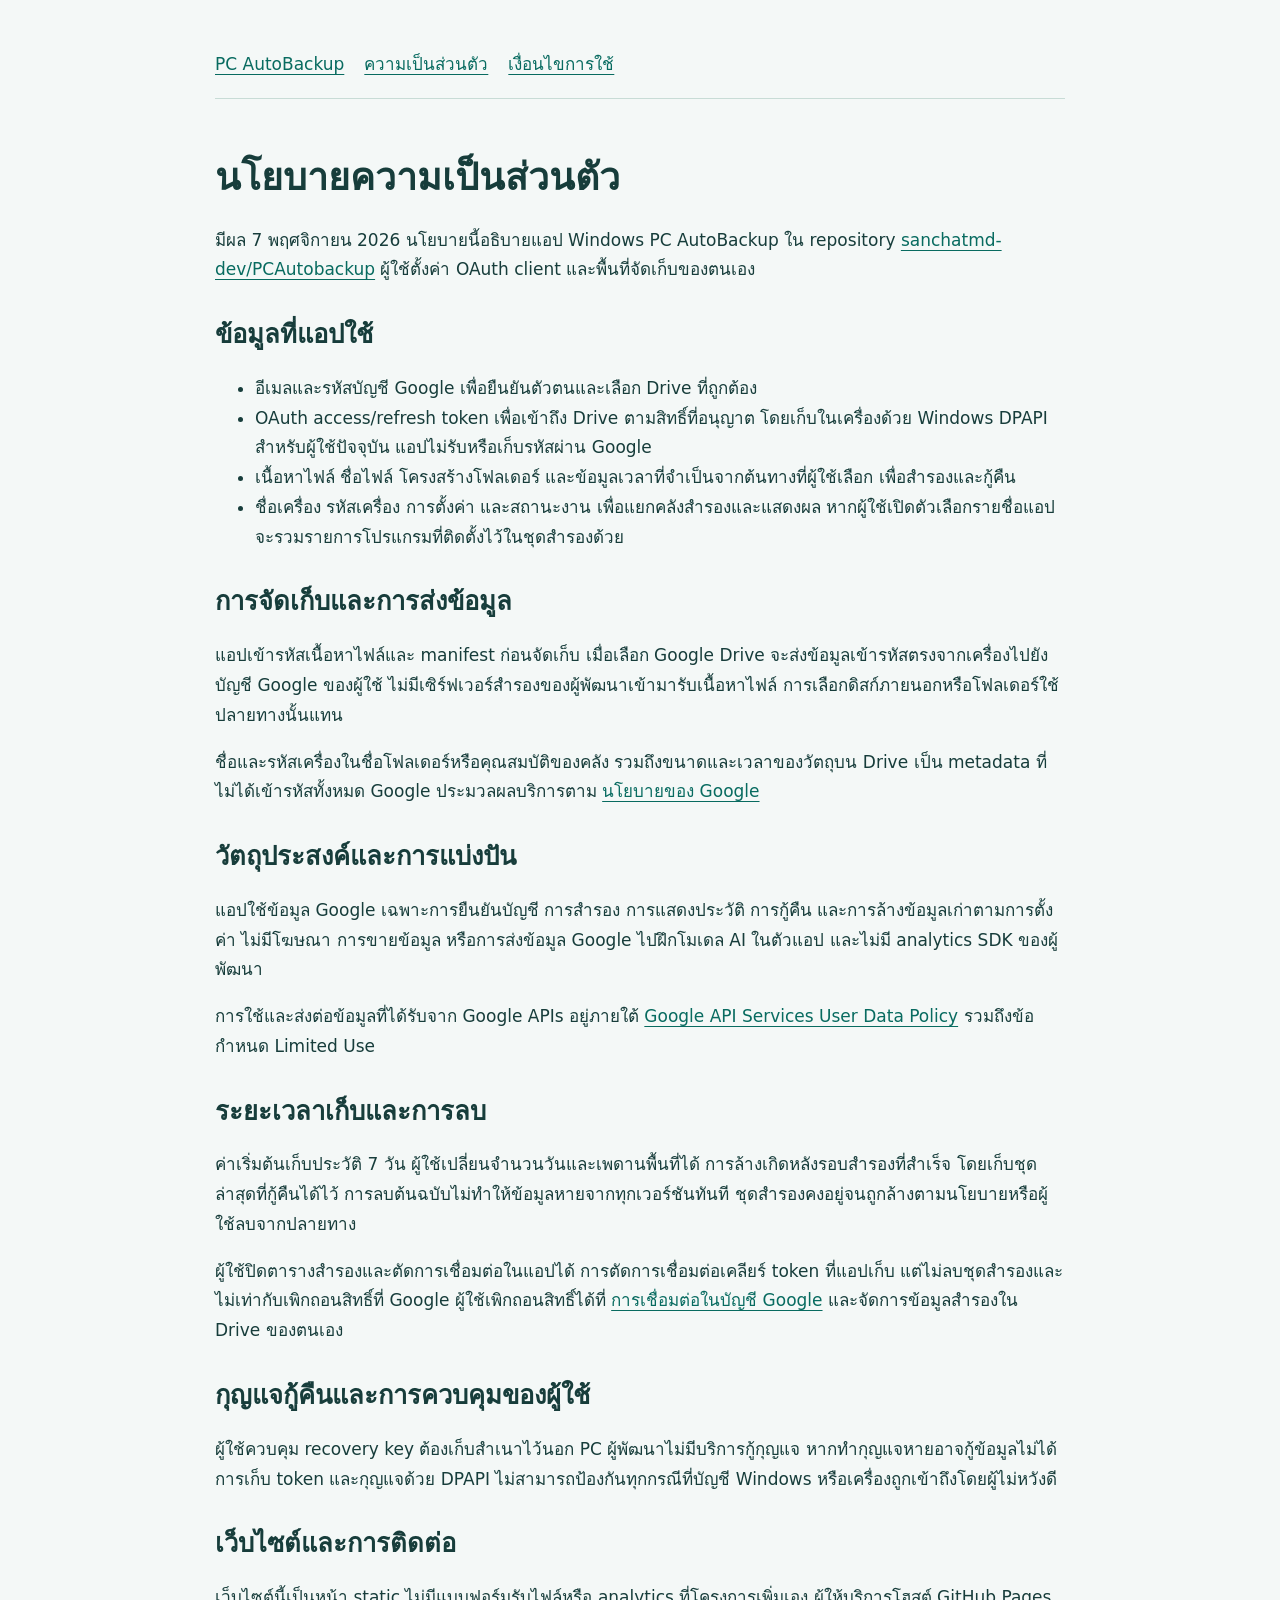
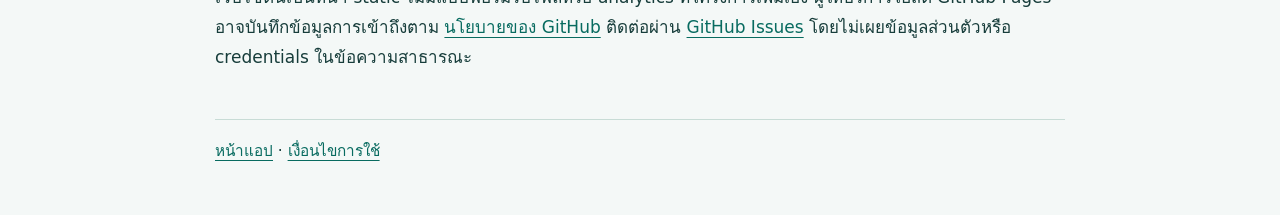
<file: site/privacy.html>
<!doctype html>
<html lang="th"><head><meta charset="utf-8"><meta name="viewport" content="width=device-width,initial-scale=1"><title>ความเป็นส่วนตัว — PC AutoBackup</title><link rel="stylesheet" href="style.css"></head><body>
<header><nav aria-label="เมนูหลัก"><a href="index.html">PC AutoBackup</a><a href="privacy.html" aria-current="page">ความเป็นส่วนตัว</a><a href="terms.html">เงื่อนไขการใช้</a></nav></header>
<main><h1>นโยบายความเป็นส่วนตัว</h1><p>มีผล 7 พฤศจิกายน 2026 นโยบายนี้อธิบายแอป Windows PC AutoBackup ใน repository <a href="https://github.com/sanchatmd-dev/PCAutobackup">sanchatmd-dev/PCAutobackup</a> ผู้ใช้ตั้งค่า OAuth client และพื้นที่จัดเก็บของตนเอง</p>
<h2>ข้อมูลที่แอปใช้</h2><ul><li>อีเมลและรหัสบัญชี Google เพื่อยืนยันตัวตนและเลือก Drive ที่ถูกต้อง</li><li>OAuth access/refresh token เพื่อเข้าถึง Drive ตามสิทธิ์ที่อนุญาต โดยเก็บในเครื่องด้วย Windows DPAPI สำหรับผู้ใช้ปัจจุบัน แอปไม่รับหรือเก็บรหัสผ่าน Google</li><li>เนื้อหาไฟล์ ชื่อไฟล์ โครงสร้างโฟลเดอร์ และข้อมูลเวลาที่จำเป็นจากต้นทางที่ผู้ใช้เลือก เพื่อสำรองและกู้คืน</li><li>ชื่อเครื่อง รหัสเครื่อง การตั้งค่า และสถานะงาน เพื่อแยกคลังสำรองและแสดงผล หากผู้ใช้เปิดตัวเลือกรายชื่อแอป จะรวมรายการโปรแกรมที่ติดตั้งไว้ในชุดสำรองด้วย</li></ul>
<h2>การจัดเก็บและการส่งข้อมูล</h2><p>แอปเข้ารหัสเนื้อหาไฟล์และ manifest ก่อนจัดเก็บ เมื่อเลือก Google Drive จะส่งข้อมูลเข้ารหัสตรงจากเครื่องไปยังบัญชี Google ของผู้ใช้ ไม่มีเซิร์ฟเวอร์สำรองของผู้พัฒนาเข้ามารับเนื้อหาไฟล์ การเลือกดิสก์ภายนอกหรือโฟลเดอร์ใช้ปลายทางนั้นแทน</p><p>ชื่อและรหัสเครื่องในชื่อโฟลเดอร์หรือคุณสมบัติของคลัง รวมถึงขนาดและเวลาของวัตถุบน Drive เป็น metadata ที่ไม่ได้เข้ารหัสทั้งหมด Google ประมวลผลบริการตาม <a href="https://policies.google.com/privacy">นโยบายของ Google</a></p>
<h2>วัตถุประสงค์และการแบ่งปัน</h2><p>แอปใช้ข้อมูล Google เฉพาะการยืนยันบัญชี การสำรอง การแสดงประวัติ การกู้คืน และการล้างข้อมูลเก่าตามการตั้งค่า ไม่มีโฆษณา การขายข้อมูล หรือการส่งข้อมูล Google ไปฝึกโมเดล AI ในตัวแอป และไม่มี analytics SDK ของผู้พัฒนา</p><p>การใช้และส่งต่อข้อมูลที่ได้รับจาก Google APIs อยู่ภายใต้ <a href="https://developers.google.com/terms/api-services-user-data-policy">Google API Services User Data Policy</a> รวมถึงข้อกำหนด Limited Use</p>
<h2>ระยะเวลาเก็บและการลบ</h2><p>ค่าเริ่มต้นเก็บประวัติ 7 วัน ผู้ใช้เปลี่ยนจำนวนวันและเพดานพื้นที่ได้ การล้างเกิดหลังรอบสำรองที่สำเร็จ โดยเก็บชุดล่าสุดที่กู้คืนได้ไว้ การลบต้นฉบับไม่ทำให้ข้อมูลหายจากทุกเวอร์ชันทันที ชุดสำรองคงอยู่จนถูกล้างตามนโยบายหรือผู้ใช้ลบจากปลายทาง</p><p>ผู้ใช้ปิดตารางสำรองและตัดการเชื่อมต่อในแอปได้ การตัดการเชื่อมต่อเคลียร์ token ที่แอปเก็บ แต่ไม่ลบชุดสำรองและไม่เท่ากับเพิกถอนสิทธิ์ที่ Google ผู้ใช้เพิกถอนสิทธิ์ได้ที่ <a href="https://myaccount.google.com/connections">การเชื่อมต่อในบัญชี Google</a> และจัดการข้อมูลสำรองใน Drive ของตนเอง</p>
<h2>กุญแจกู้คืนและการควบคุมของผู้ใช้</h2><p>ผู้ใช้ควบคุม recovery key ต้องเก็บสำเนาไว้นอก PC ผู้พัฒนาไม่มีบริการกู้กุญแจ หากทำกุญแจหายอาจกู้ข้อมูลไม่ได้ การเก็บ token และกุญแจด้วย DPAPI ไม่สามารถป้องกันทุกกรณีที่บัญชี Windows หรือเครื่องถูกเข้าถึงโดยผู้ไม่หวังดี</p>
<h2>เว็บไซต์และการติดต่อ</h2><p>เว็บไซต์นี้เป็นหน้า static ไม่มีแบบฟอร์มรับไฟล์หรือ analytics ที่โครงการเพิ่มเอง ผู้ให้บริการโฮสต์ GitHub Pages อาจบันทึกข้อมูลการเข้าถึงตาม <a href="https://docs.github.com/en/site-policy/privacy-policies/github-general-privacy-statement">นโยบายของ GitHub</a> ติดต่อผ่าน <a href="https://github.com/sanchatmd-dev/PCAutobackup/issues">GitHub Issues</a> โดยไม่เผยข้อมูลส่วนตัวหรือ credentials ในข้อความสาธารณะ</p>
</main><footer><a href="index.html">หน้าแอป</a> · <a href="terms.html">เงื่อนไขการใช้</a></footer></body></html>
</file>
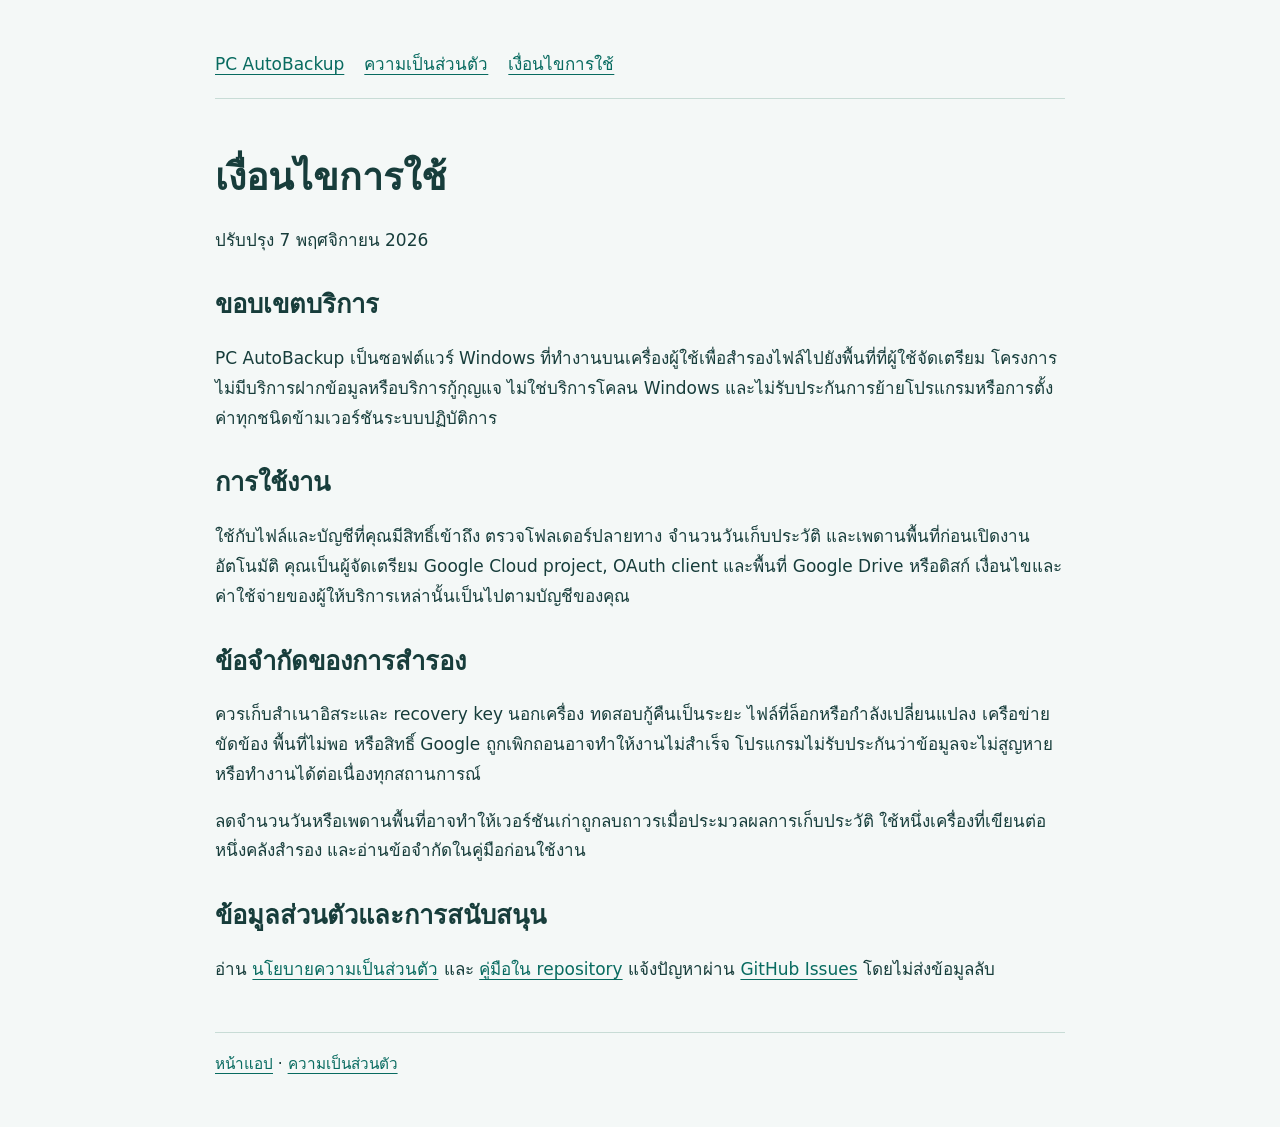
<file: site/terms.html>
<!doctype html>
<html lang="th"><head><meta charset="utf-8"><meta name="viewport" content="width=device-width,initial-scale=1"><title>เงื่อนไขการใช้ — PC AutoBackup</title><link rel="stylesheet" href="style.css"></head><body>
<header><nav aria-label="เมนูหลัก"><a href="index.html">PC AutoBackup</a><a href="privacy.html">ความเป็นส่วนตัว</a><a href="terms.html" aria-current="page">เงื่อนไขการใช้</a></nav></header>
<main><h1>เงื่อนไขการใช้</h1><p>ปรับปรุง 7 พฤศจิกายน 2026</p><h2>ขอบเขตบริการ</h2><p>PC AutoBackup เป็นซอฟต์แวร์ Windows ที่ทำงานบนเครื่องผู้ใช้เพื่อสำรองไฟล์ไปยังพื้นที่ที่ผู้ใช้จัดเตรียม โครงการไม่มีบริการฝากข้อมูลหรือบริการกู้กุญแจ ไม่ใช่บริการโคลน Windows และไม่รับประกันการย้ายโปรแกรมหรือการตั้งค่าทุกชนิดข้ามเวอร์ชันระบบปฏิบัติการ</p><h2>การใช้งาน</h2><p>ใช้กับไฟล์และบัญชีที่คุณมีสิทธิ์เข้าถึง ตรวจโฟลเดอร์ปลายทาง จำนวนวันเก็บประวัติ และเพดานพื้นที่ก่อนเปิดงานอัตโนมัติ คุณเป็นผู้จัดเตรียม Google Cloud project, OAuth client และพื้นที่ Google Drive หรือดิสก์ เงื่อนไขและค่าใช้จ่ายของผู้ให้บริการเหล่านั้นเป็นไปตามบัญชีของคุณ</p><h2>ข้อจำกัดของการสำรอง</h2><p>ควรเก็บสำเนาอิสระและ recovery key นอกเครื่อง ทดสอบกู้คืนเป็นระยะ ไฟล์ที่ล็อกหรือกำลังเปลี่ยนแปลง เครือข่ายขัดข้อง พื้นที่ไม่พอ หรือสิทธิ์ Google ถูกเพิกถอนอาจทำให้งานไม่สำเร็จ โปรแกรมไม่รับประกันว่าข้อมูลจะไม่สูญหายหรือทำงานได้ต่อเนื่องทุกสถานการณ์</p><p>ลดจำนวนวันหรือเพดานพื้นที่อาจทำให้เวอร์ชันเก่าถูกลบถาวรเมื่อประมวลผลการเก็บประวัติ ใช้หนึ่งเครื่องที่เขียนต่อหนึ่งคลังสำรอง และอ่านข้อจำกัดในคู่มือก่อนใช้งาน</p><h2>ข้อมูลส่วนตัวและการสนับสนุน</h2><p>อ่าน <a href="privacy.html">นโยบายความเป็นส่วนตัว</a> และ <a href="https://github.com/sanchatmd-dev/PCAutobackup">คู่มือใน repository</a> แจ้งปัญหาผ่าน <a href="https://github.com/sanchatmd-dev/PCAutobackup/issues">GitHub Issues</a> โดยไม่ส่งข้อมูลลับ</p></main><footer><a href="index.html">หน้าแอป</a> · <a href="privacy.html">ความเป็นส่วนตัว</a></footer></body></html>
</file>
<file: site/style.css>
:root{color-scheme:light;font:17px/1.75 system-ui,sans-serif;color:#173d3b;background:#f4f8f7}body{max-width:850px;margin:auto;padding:32px 24px}header,footer{padding:18px 0;border-bottom:1px solid #c8dcd6}nav{display:flex;flex-wrap:wrap;gap:20px}a{color:#086b60;text-underline-offset:4px}main{padding:30px 0}h1{font-size:2.2rem;line-height:1.25}h2{margin-top:32px;line-height:1.4}strong{color:#123f39}.note{padding:20px;background:#e2efeb;border-left:4px solid #137b6c}footer{border-top:1px solid #c8dcd6;border-bottom:0;font-size:.9rem}code{overflow-wrap:anywhere}
</file>
